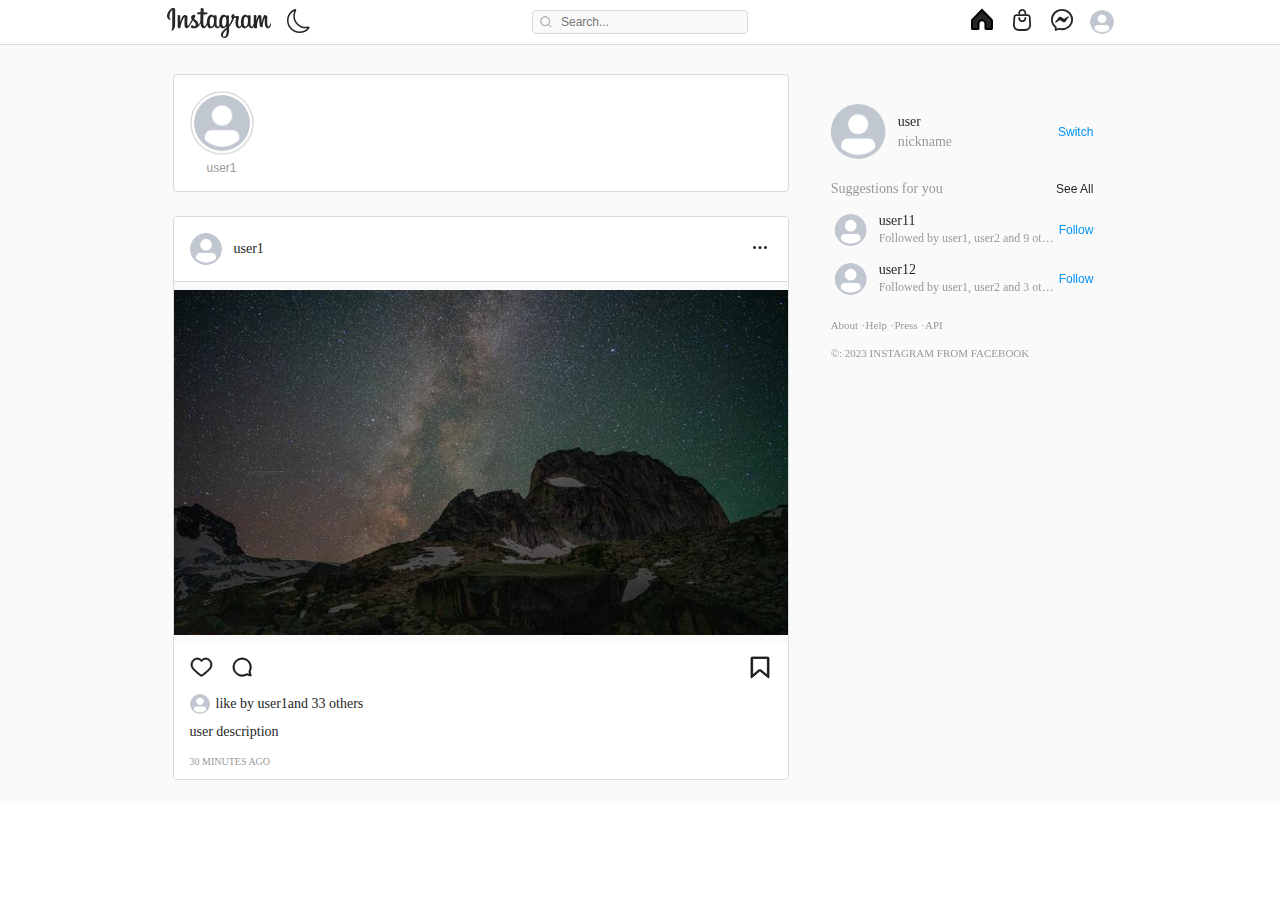
<file: instagram/index.html>
<!DOCTYPE html>
<html lang="en">
  <head>
    <meta charset="UTF-8" />
    <meta name="viewport" content="width=device-width, initial-scale=1.0" />
    <title>Document</title>
    <link rel="stylesheet" href="styles/general.css" />
    <link rel="stylesheet" href="styles/header.css" />
    <link rel="stylesheet" href="styles/main.css" />
    <link rel="stylesheet" href="styles/side.css" />
    <script src="./script.js" defer></script>
  </head>
  <body>
    <header class="header">
      <nav class="head-con">
        <div class="head-btns">
          <a href="index.html" class="head-home">
            <svg
              width="104"
              height="30"
              viewBox="0 0 104 30"
              fill="none"
              xmlns="http://www.w3.org/2000/svg"
            >
              <path
                fill-rule="evenodd"
                clip-rule="evenodd"
                d="M5.34906 0.103386C3.22375 1.01086 0.881358 3.5683 0.144313 6.78057C-0.789613 10.8488 3.10259 12.5709 3.42568 12.0089C3.7942 11.3437 2.72397 11.1169 2.50185 9.00802C2.2141 6.28043 3.46606 3.23316 5.03607 1.89772C5.32887 1.65022 5.31372 1.99568 5.31372 2.63504C5.31372 3.7797 5.25314 14.0456 5.25314 16.1853C5.25314 19.0831 5.13703 20.0009 4.92501 20.9032C4.70793 21.821 4.36465 22.4397 4.62716 22.6769C4.91996 22.945 6.16688 22.3108 6.88373 21.2848C7.74698 20.0576 8.04987 18.5829 8.10541 16.9845C8.17103 15.051 8.16599 11.9934 8.17103 10.2455C8.17103 8.64193 8.19627 3.95501 8.14579 1.13461C8.1256 0.448846 6.2426 -0.273011 5.34906 0.103386ZM103.522 15.3294C103.214 15.3294 103.073 15.6543 102.957 16.1957C102.553 18.088 102.129 18.5159 101.579 18.5159C100.968 18.5159 100.418 17.5775 100.276 15.7007C100.165 14.226 100.18 11.5087 100.322 8.80693C100.352 8.25007 100.201 7.70352 98.7367 7.16212C98.1056 6.9301 97.1868 6.58464 96.7325 7.70867C95.4452 10.8694 94.9404 13.3804 94.8192 14.4013C94.8142 14.4529 94.7485 14.4632 94.7384 14.3446C94.6627 13.5248 94.4961 12.0398 94.4709 8.92036C94.4658 8.31194 94.3396 7.79117 93.6783 7.36837C93.2492 7.09509 91.9468 6.60526 91.4773 7.1879C91.0734 7.66227 90.5989 8.93583 90.1092 10.4466C89.7104 11.6737 89.4378 12.5039 89.4378 12.5039C89.4378 12.5039 89.4428 9.18848 89.4479 7.93554C89.4479 7.46118 89.1298 7.3065 89.0339 7.27556C88.5998 7.14666 87.7416 6.93525 87.3781 6.93525C86.9288 6.93525 86.8228 7.1879 86.8228 7.55915C86.8228 7.60555 86.7521 11.9212 86.7521 14.9376V15.3655C86.5047 16.7525 85.7021 18.6345 84.8287 18.6345C83.9503 18.6345 83.5414 17.8508 83.5414 14.2518C83.5414 12.1533 83.602 11.2406 83.6323 9.72472C83.6474 8.85333 83.6828 8.17788 83.6828 8.02835C83.6777 7.55915 82.8801 7.32712 82.5116 7.23947C82.138 7.15181 81.8149 7.11572 81.5625 7.13119C81.2041 7.15181 80.9517 7.38899 80.9517 7.71899C80.9517 7.89429 80.9517 8.22944 80.9517 8.22944C80.4923 7.49727 79.7552 6.98682 79.2605 6.83729C77.9379 6.44027 76.5546 6.79088 75.5097 8.27585C74.6817 9.45144 74.182 10.7869 73.9851 12.705C73.8387 14.1074 73.8892 15.5305 74.1416 16.7319C73.8336 18.088 73.2581 18.6448 72.6321 18.6448C71.7235 18.6448 71.0621 17.1341 71.1379 14.5199C71.1883 12.8029 71.5266 11.5964 71.8951 9.84847C72.0516 9.10598 71.9254 8.71412 71.6023 8.34288C71.3095 8.00257 70.6785 7.82726 69.7748 8.03867C69.1337 8.19335 68.2099 8.35835 67.3719 8.48209C67.3719 8.48209 67.4224 8.27585 67.4627 7.91492C67.6798 6.01231 65.6454 6.16699 64.9941 6.77541C64.6054 7.1415 64.3429 7.56946 64.242 8.33772C64.0855 9.55972 65.0648 10.1372 65.0648 10.1372C64.7417 11.6325 63.9542 13.5867 63.1414 14.9994C62.7073 15.7574 62.3691 16.3194 61.94 16.9124C61.94 16.6906 61.94 16.4689 61.9349 16.2472C61.9248 13.102 61.9652 10.627 61.9854 9.73503C62.0005 8.86365 62.0359 8.20882 62.0359 8.05413C62.0308 7.71383 61.8339 7.58493 61.425 7.41993C61.0616 7.27556 60.6375 7.17759 60.1933 7.1415C59.638 7.09509 59.2997 7.39931 59.3098 7.75508C59.3098 7.82211 59.3098 8.2346 59.3098 8.2346C58.8504 7.50243 58.1134 6.99197 57.6187 6.84244C56.296 6.44542 54.9128 6.79604 53.8678 8.281C53.0399 9.4566 52.4997 11.1117 52.3432 12.6946C52.2019 14.1693 52.2271 15.4222 52.424 16.4792C52.212 17.5363 51.6062 18.6448 50.9247 18.6448C50.0513 18.6448 49.5515 17.8611 49.5515 14.2621C49.5515 12.1636 49.6121 11.2509 49.6424 9.73503C49.6626 8.86365 49.6929 8.18819 49.6929 8.03867C49.6879 7.56946 48.8902 7.33743 48.5217 7.24978C48.133 7.15697 47.7998 7.12603 47.5423 7.14666C47.2041 7.17244 46.9668 7.4818 46.9668 7.70867V8.23975C46.5075 7.50758 45.7654 6.99713 45.2757 6.8476C43.953 6.45058 42.5799 6.81151 41.5299 8.28616C40.8433 9.25036 40.288 10.3177 40.0053 12.6792C39.9195 13.3598 39.8841 13.9991 39.8892 14.5973C39.6166 16.2988 38.4101 18.253 37.4256 18.253C36.8501 18.253 36.2999 17.1134 36.2999 14.6901C36.2999 11.4572 36.4968 6.85791 36.5321 6.41449C36.5321 6.41449 37.779 6.39386 38.0213 6.38871C38.6423 6.38355 39.2077 6.39902 40.0356 6.35261C40.4495 6.33199 40.8484 4.81609 40.4243 4.63047C40.2274 4.54281 38.8543 4.47063 38.3091 4.46031C37.8749 4.43453 36.5977 4.33657 36.5977 4.33657C36.5977 4.33657 36.7138 1.28414 36.7391 0.959303C36.7593 0.691184 36.416 0.551969 36.2242 0.469471C35.7446 0.263226 35.3205 0.165259 34.8157 0.0621369C34.114 -0.0873908 33.801 0.0569808 33.7354 0.660248C33.6395 1.56773 33.594 4.2386 33.594 4.2386C33.0791 4.2386 31.3274 4.13548 30.8175 4.13548C30.3379 4.13548 29.828 6.21855 30.4843 6.24433C31.2415 6.27527 32.5642 6.30105 33.4426 6.32683C33.4426 6.32683 33.4022 11.0034 33.4022 12.4472C33.4022 12.5967 33.4022 12.7462 33.4022 12.8906C32.9226 15.448 31.2213 16.8247 31.2213 16.8247C31.5848 15.1335 30.8427 13.8651 29.4999 12.7926C29.0052 12.3956 28.0309 11.648 26.9354 10.823C26.9354 10.823 27.5664 10.1888 28.1318 8.91521C28.5306 8.01289 28.5458 6.9765 27.5715 6.74963C25.9611 6.37324 24.6283 7.57461 24.2346 8.86365C23.9266 9.85878 24.0932 10.5961 24.694 11.3644C24.7343 11.4211 24.7848 11.4778 24.8353 11.5345C24.4718 12.2512 23.9721 13.2103 23.548 13.9527C22.3718 16.0204 21.4833 17.6548 20.8119 17.6548C20.2767 17.6548 20.2818 15.9946 20.2818 14.4426C20.2818 13.102 20.3777 11.0911 20.4585 9.00286C20.4837 8.31194 20.1455 7.92007 19.575 7.5643C19.2318 7.34774 18.4947 6.91979 18.0656 6.91979C17.4245 6.91979 15.5819 7.00744 13.8402 12.1326C13.6231 12.7771 13.189 13.9579 13.189 13.9579L13.2243 7.79633C13.2243 7.65196 13.1486 7.51274 12.977 7.41477C12.6842 7.24978 11.8966 6.91979 11.2 6.91979C10.8668 6.91979 10.7002 7.07963 10.7002 7.39415L10.6396 17.0361C10.6396 17.7683 10.6598 18.6242 10.7305 18.9954C10.8012 19.3667 10.9173 19.676 11.0586 19.8565C11.2 20.037 11.3666 20.1762 11.6341 20.2329C11.8865 20.2845 13.2698 20.4649 13.3404 19.9287C13.4263 19.2842 13.4313 18.5881 14.1583 15.9946C15.2891 11.9522 16.7632 9.98253 17.4548 9.28129C17.5759 9.15755 17.7173 9.15239 17.7072 9.35348C17.6769 10.2403 17.5759 12.4575 17.5052 14.3343C17.3185 19.3667 18.2171 20.2999 19.5044 20.2999C20.4888 20.2999 21.877 19.3048 23.3663 16.7886C24.2951 15.2212 25.1937 13.6795 25.845 12.5709C26.2943 12.9937 26.8041 13.4526 27.309 13.9373C28.4852 15.0716 28.8689 16.1493 28.6164 17.1702C28.4196 17.9539 27.6825 18.7583 26.37 17.9745C25.9863 17.7477 25.8248 17.5723 25.4411 17.3094C25.2341 17.1702 24.9161 17.1289 24.7293 17.2784C24.2396 17.6548 23.9569 18.1344 23.7954 18.7273C23.6389 19.3048 24.2093 19.609 24.7949 19.8771C25.3048 20.1092 26.3952 20.3154 27.0919 20.3412C29.8028 20.434 31.9735 19.0109 33.488 15.3397C33.7606 18.5108 34.9116 20.3051 36.9107 20.3051C38.2485 20.3051 39.5913 18.5469 40.1769 16.8195C40.3435 17.5259 40.596 18.1395 40.914 18.6551C42.4588 21.1404 45.4473 20.6041 46.9517 18.4953C47.4161 17.8456 47.4868 17.6084 47.4868 17.6084C47.7039 19.5987 49.284 20.2948 50.1876 20.2948C51.1973 20.2948 52.2423 19.8101 52.9743 18.1344C53.0601 18.3148 53.156 18.4901 53.257 18.6551C54.7967 21.1404 57.7903 20.6041 59.2896 18.4953C59.3603 18.3973 59.4209 18.3097 59.4764 18.2272L59.5218 19.5368C59.5218 19.5368 58.6636 20.336 58.1386 20.8259C55.8215 22.9863 54.0596 24.6259 53.9284 26.5337C53.7618 28.9674 55.7054 29.8697 57.1744 29.9883C58.7343 30.112 60.0721 29.2407 60.8899 28.0135C61.6118 26.9359 62.0864 24.6105 62.051 22.3211C62.0359 21.4033 62.0157 20.2381 61.9955 18.9851C62.8083 18.0261 63.727 16.8092 64.5701 15.3913C65.4889 13.8393 66.4783 11.7614 66.9832 10.1424C66.9832 10.1424 67.8414 10.1475 68.7551 10.0908C69.0479 10.0753 69.1287 10.1321 69.0782 10.3486C69.0126 10.6116 67.9221 14.886 68.9166 17.7322C69.5982 19.6812 71.1328 20.3102 72.0415 20.3102C73.1067 20.3102 74.1264 19.4956 74.6716 18.2787C74.7373 18.4128 74.8079 18.5417 74.8837 18.6654C76.4234 21.1507 79.4069 20.6093 80.9214 18.5056C81.2647 18.0312 81.4565 17.6187 81.4565 17.6187C81.7796 19.6812 83.3597 20.3154 84.2633 20.3154C85.2023 20.3154 86.0958 19.9235 86.8228 18.1808C86.8531 18.949 86.9035 19.5781 86.9742 19.774C87.0197 19.8926 87.2872 20.0473 87.4841 20.1195C88.3474 20.4443 89.2207 20.2896 89.5488 20.2226C89.776 20.1762 89.9476 19.9906 89.9729 19.5214C90.0335 18.2787 89.9981 16.1853 90.3667 14.6334C90.9876 12.0244 91.5681 11.0138 91.8458 10.5136C91.9972 10.2352 92.1739 10.1888 92.179 10.4827C92.1941 11.0859 92.2244 12.8442 92.4617 15.216C92.6384 16.9588 92.8756 17.99 93.0574 18.3148C93.5773 19.2481 94.2185 19.2893 94.7384 19.2893C95.0716 19.2893 95.7632 19.1965 95.7027 18.6036C95.6724 18.3148 95.7279 16.5308 96.3387 13.9579C96.7426 12.2822 97.409 10.7663 97.6513 10.2146C97.7421 10.0083 97.7825 10.1733 97.7825 10.2042C97.7321 11.3592 97.6159 15.1335 98.0804 17.2011C98.7064 20.0009 100.524 20.3102 101.155 20.3102C102.503 20.3102 103.608 19.2687 103.982 16.5205C104.052 15.845 103.921 15.3294 103.522 15.3294ZM46.9668 13.6331C46.8911 15.0871 46.6084 16.3039 46.1642 17.1856C45.3514 18.784 43.7511 19.2893 43.0443 16.9794C42.5345 15.314 42.7061 13.0453 42.9181 11.8181C43.2311 9.99799 44.0187 8.70896 45.2504 8.83271C46.5175 8.96161 47.1284 10.6116 46.9668 13.6331ZM59.3098 13.6537C59.2391 15.0252 58.8858 16.4071 58.5071 17.1856C57.7196 18.7943 56.0688 19.2996 55.3873 16.9794C54.9229 15.3965 55.0339 13.3495 55.2611 12.0604C55.559 10.3847 56.2859 8.83271 57.5934 8.83271C58.8656 8.83271 59.4916 10.2506 59.3098 13.6537ZM59.6329 23.0224C59.6178 25.5282 59.229 27.7196 58.3961 28.359C57.2148 29.2613 55.6296 28.5858 55.9578 26.7606C56.2506 25.1415 57.6186 23.4916 59.6329 21.4755C59.638 21.4704 59.638 21.9293 59.6329 23.0224ZM80.9365 13.6692C80.8659 15.1747 80.5377 16.3555 80.1339 17.1856C79.3463 18.7943 77.7056 19.2945 77.014 16.9794C76.6354 15.7213 76.6203 13.6124 76.8929 11.8542C77.1705 10.065 77.9429 8.70896 79.2252 8.83271C80.4822 8.95646 81.0728 10.6116 80.9365 13.6692Z"
                fill="var(--text-dark)"
              />
            </svg>
          </a>
          <button class="head-theme-btn">
            <svg
              class="head-theme-btn-moon"
              xmlns="http://www.w3.org/2000/svg"
              width="24"
              height="24"
              fill="var(--text-dark)"
              viewBox="0 0 16 16"
            >
              <path
                d="M6 .278a.768.768 0 0 1 .08.858 7.208 7.208 0 0 0-.878 3.46c0 4.021 3.278 7.277 7.318 7.277.527 0 1.04-.055 1.533-.16a.787.787 0 0 1 .81.316.733.733 0 0 1-.031.893A8.349 8.349 0 0 1 8.344 16C3.734 16 0 12.286 0 7.71 0 4.266 2.114 1.312 5.124.06A.752.752 0 0 1 6 .278zM4.858 1.311A7.269 7.269 0 0 0 1.025 7.71c0 4.02 3.279 7.276 7.319 7.276a7.316 7.316 0 0 0 5.205-2.162c-.337.042-.68.063-1.029.063-4.61 0-8.343-3.714-8.343-8.29 0-1.167.242-2.278.681-3.286z"
              />
            </svg>
            <svg
              class="head-theme-btn-sun"
              xmlns="http://www.w3.org/2000/svg"
              width="24"
              height="24"
              fill="var(--text-dark)"
              viewBox="0 0 16 16"
            >
              <path
                d="M8 11a3 3 0 1 1 0-6 3 3 0 0 1 0 6zm0 1a4 4 0 1 0 0-8 4 4 0 0 0 0 8zM8 0a.5.5 0 0 1 .5.5v2a.5.5 0 0 1-1 0v-2A.5.5 0 0 1 8 0zm0 13a.5.5 0 0 1 .5.5v2a.5.5 0 0 1-1 0v-2A.5.5 0 0 1 8 13zm8-5a.5.5 0 0 1-.5.5h-2a.5.5 0 0 1 0-1h2a.5.5 0 0 1 .5.5zM3 8a.5.5 0 0 1-.5.5h-2a.5.5 0 0 1 0-1h2A.5.5 0 0 1 3 8zm10.657-5.657a.5.5 0 0 1 0 .707l-1.414 1.415a.5.5 0 1 1-.707-.708l1.414-1.414a.5.5 0 0 1 .707 0zm-9.193 9.193a.5.5 0 0 1 0 .707L3.05 13.657a.5.5 0 0 1-.707-.707l1.414-1.414a.5.5 0 0 1 .707 0zm9.193 2.121a.5.5 0 0 1-.707 0l-1.414-1.414a.5.5 0 0 1 .707-.707l1.414 1.414a.5.5 0 0 1 0 .707zM4.464 4.465a.5.5 0 0 1-.707 0L2.343 3.05a.5.5 0 1 1 .707-.707l1.414 1.414a.5.5 0 0 1 0 .708z"
              />
            </svg>
          </button>
        </div>
        <div class="head-search">
          <img src="./assets/icons/search.svg" alt="search" />
          <input type="text" placeholder="Search..." />
        </div>
        <div class="head-btns">
          <a href="#">
            <svg
              width="24"
              height="24"
              viewBox="0 0 24 24"
              fill="var(--text-dark)"
              xmlns="http://www.w3.org/2000/svg"
            >
              <path
                d="M2.45307 11.751L11.9773 2.02175L21.5015 11.751C21.7906 12.0463 21.9545 12.4468 21.9545 12.8711V20.4556C21.9545 20.7747 21.7037 21 21.4427 21H15.964C15.713 21 15.4721 20.7849 15.4721 20.476V15.8886C15.4721 13.9497 13.9267 12.34 11.9773 12.34C10.0279 12.34 8.48244 13.9497 8.48244 15.8886V20.476C8.48244 20.7849 8.24157 21 7.99053 21H2.51187C2.25085 21 2 20.7747 2 20.4556V12.8711C2 12.4468 2.16397 12.0463 2.45307 11.751Z"
                stroke="black"
                stroke-width="2"
              />
            </svg>
          </a>
          <a href="#">
            <svg
              width="24"
              height="24"
              viewBox="0 0 24 24"
              fill="none"
              xmlns="http://www.w3.org/2000/svg"
            >
              <path
                fill-rule="evenodd"
                clip-rule="evenodd"
                d="M17.6007 7.94185H6.47927C5.84559 7.94185 5.32113 8.43455 5.2816 9.06699L4.80842 16.638C4.6573 19.0559 6.57759 21.0999 9.00024 21.0999H15.0797C17.5023 21.0999 19.4226 19.0559 19.2715 16.638L18.7983 9.06699C18.7588 8.43455 18.2343 7.94185 17.6007 7.94185ZM6.47927 6.14185C4.89508 6.14185 3.58393 7.37361 3.48511 8.95471L3.01192 16.5257C2.79604 19.9799 5.53931 22.9 9.00024 22.9H15.0797C18.5406 22.9 21.2839 19.9799 21.068 16.5257L20.5948 8.95471C20.496 7.37361 19.1849 6.14185 17.6007 6.14185H6.47927Z"
                fill="var(--text-dark)"
              />
              <path
                fill-rule="evenodd"
                clip-rule="evenodd"
                d="M12.2761 2.8C11.0812 2.8 10.1125 3.76867 10.1125 4.96359V6.1419H8.3125V4.96359C8.3125 2.77456 10.0871 1 12.2761 1C14.4651 1 16.2397 2.77456 16.2397 4.96359V6.1419H14.4397V4.96359C14.4397 3.76867 13.471 2.8 12.2761 2.8Z"
                fill="var(--text-dark)"
              />
              <path
                fill-rule="evenodd"
                clip-rule="evenodd"
                d="M12.2757 12.3118C13.4706 12.3118 14.4393 11.3431 14.4393 10.1482L14.4393 9.91256C14.4393 9.41551 14.8422 9.01256 15.3393 9.01256C15.8363 9.01256 16.2393 9.41551 16.2393 9.91256L16.2393 10.1482C16.2393 12.3373 14.4647 14.1118 12.2757 14.1118C10.0866 14.1118 8.31208 12.3373 8.31208 10.1482L8.31208 9.91257C8.31208 9.41551 8.71502 9.01257 9.21208 9.01257C9.70913 9.01257 10.1121 9.41551 10.1121 9.91257L10.1121 10.1482C10.1121 11.3431 11.0807 12.3118 12.2757 12.3118Z"
                fill="var(--text-dark)"
              />
            </svg>
          </a>
          <a href="#">
            <svg
              width="24"
              height="24"
              viewBox="0 0 24 24"
              fill="none"
              xmlns="http://www.w3.org/2000/svg"
            >
              <path
                d="M5.81038 19.7478C5.83176 19.4539 5.70787 19.1681 5.47873 18.9827C3.2792 17.2037 1.9 14.5525 1.9 11.5868C1.9 6.27627 6.38748 1.9 12.0098 1.9C17.6196 1.9 22.1078 6.27565 22.1078 11.5868C22.1078 16.8966 17.6092 21.2735 11.998 21.2735C11.0656 21.2735 10.1798 21.1544 9.32697 20.9277C9.15685 20.8825 8.97721 20.8882 8.81028 20.944L5.64643 22.0022L5.81038 19.7478Z"
                stroke="var(--text-dark)"
                stroke-width="1.8"
                stroke-linejoin="round"
              />
              <path
                d="M10.1498 8.7952C10.2222 8.80563 10.2825 8.81606 10.3548 8.82649C11.428 9.05591 12.5252 10.0362 13.3693 10.6202C13.8396 10.9539 14.2375 10.9226 14.7078 10.6097C15.7086 9.92147 16.7456 9.26448 17.7705 8.58664C18.0478 8.39893 18.3372 8.20079 18.6748 8.45107C19.0486 8.7222 18.8195 9.0142 18.6266 9.28534C17.6137 10.6827 16.6129 12.0801 15.588 13.4671C14.8886 14.4265 13.8999 14.5621 12.8388 13.8842C12.1032 13.4045 11.3436 12.9561 10.6201 12.4556C10.1378 12.1219 9.73984 12.1636 9.28163 12.4764C8.26876 13.1647 7.24382 13.8217 6.21889 14.4995C5.94156 14.6872 5.65216 14.8854 5.31454 14.6247C4.97691 14.3744 5.15778 14.0928 5.33865 13.8321C6.3877 12.393 7.42469 10.9539 8.47374 9.51476C8.82343 9.02463 9.47456 8.73263 10.1498 8.7952Z"
                fill="var(--text-dark)"
              />
            </svg>
          </a>
          <div class="profile">
            <img src="./assets/images/avatar.png" alt="user picture" />
          </div>
        </div>
      </nav>
    </header>

    <main class="main-con">
      <section class="con-con">
        <div class="con">
          <div class="stories">
            <div class="stories-con">
              <button class="story">
                <div class="story-avatar">
                  <div class="story-border">
                    <svg width="64" height="64">
                      <circle r="31" cy="32" cx="32" />
                    </svg>
                  </div>
                  <div class="story-pic">
                    <img src="./assets/images/avatar.png" alt="user picture" />
                  </div>
                </div>
                <span class="story-user">user1</span>
              </button>
            </div>
          </div>
          <div class="posts">
            <article class="post">
              <div class="post-header">
                <div class="post-profile">
                  <a href="#" target="_blank" class="post-avatar">
                    <img src="./assets/images/avatar.png" alt="user picture" />
                  </a>
                  <a href="#" target="_blank" class="post-user">user1</a>
                </div>

                <button class="post-more-options">
                  <svg
                    width="24"
                    height="24"
                    viewBox="0 0 24 24"
                    fill="var(--text-dark)"
                    xmlns="http://www.w3.org/2000/svg"
                  >
                    <circle
                      cx="6.5"
                      cy="11.5"
                      r="1.5"
                      fill="var(--text-dark)"
                    />
                    <circle cx="12" cy="11.5" r="1.5" fill="var(--text-dark)" />
                    <circle
                      cx="17.5"
                      cy="11.5"
                      r="1.5"
                      fill="var(--text-dark)"
                    />
                  </svg>
                </button>
              </div>

              <div class="post-con">
                <div class="post-medias">
                  <img
                    class="post-media"
                    src="./assets/images/picture.jpeg"
                    alt="Post Content"
                  />
                </div>
              </div>

              <div class="post-footer">
                <div class="post-btns">
                  <button class="post-btn">
                    <svg
                      width="24"
                      height="24"
                      viewBox="0 0 24 24"
                      fill="none"
                      xmlns="http://www.w3.org/2000/svg"
                    >
                      <path
                        d="M11.4995 21.2609C11.1062 21.2609 10.7307 21.1362 10.4133 20.9001C8.2588 19.3012 3.10938 15.3239 1.81755 12.9143C0.127895 9.76543 1.14258 5.72131 4.07489 3.89968C5.02253 3.31177 6.09533 3 7.18601 3C8.81755 3 10.3508 3.66808 11.4995 4.85726C12.6483 3.66808 14.1815 3 15.8131 3C16.9038 3 17.9766 3.31177 18.9242 3.89968C21.8565 5.72131 22.8712 9.76543 21.186 12.9143C19.8942 15.3239 14.7448 19.3012 12.5902 20.9001C12.2684 21.1362 11.8929 21.2609 11.4995 21.2609ZM7.18601 4.33616C6.34565 4.33616 5.5187 4.57667 4.78562 5.03096C2.43888 6.49183 1.63428 9.74316 2.99763 12.2819C4.19558 14.5177 9.58639 18.6242 11.209 19.8267C11.3789 19.9514 11.6158 19.9514 11.7856 19.8267C13.4082 18.6197 18.799 14.5133 19.997 12.2819C21.3603 9.74316 20.5557 6.48738 18.209 5.03096C17.4804 4.57667 16.6534 4.33616 15.8131 4.33616C14.3425 4.33616 12.9657 5.04878 12.0359 6.28696L11.4995 7.00848L10.9631 6.28696C10.0334 5.04878 8.6611 4.33616 7.18601 4.33616Z"
                        fill="var(--text-dark)"
                        stroke="black"
                        stroke-width="0.6"
                      />
                    </svg>
                  </button>
                  <button class="post-btn">
                    <svg
                      width="24"
                      height="24"
                      viewBox="0 0 24 24"
                      fill="none"
                      xmlns="http://www.w3.org/2000/svg"
                    >
                      <path
                        fill-rule="evenodd"
                        clip-rule="evenodd"
                        d="M21.2959 20.8165L20.2351 16.8602C20.1743 16.6385 20.2047 16.3994 20.309 16.1907C21.2351 14.3342 21.5438 12.117 20.9742 9.80402C20.2003 6.67374 17.757 4.16081 14.6354 3.33042C13.7833 3.10869 12.9442 3 12.1312 3C6.29665 3 1.74035 8.47365 3.31418 14.5647C4.04458 17.3819 7.05314 20.2992 9.88344 20.9861C10.6486 21.173 11.4008 21.26 12.1312 21.26C13.7006 21.26 15.1701 20.8557 16.4614 20.1601C16.6049 20.0818 16.7657 20.0383 16.9222 20.0383C17.0005 20.0383 17.0787 20.047 17.157 20.0688L21.009 21.0991C21.0307 21.1035 21.0525 21.1078 21.0699 21.1078C21.2177 21.1078 21.3351 20.9687 21.2959 20.8165ZM19.0178 17.1863L19.6178 19.4253L17.4831 18.8558C17.3005 18.8079 17.1135 18.7819 16.9222 18.7819C16.557 18.7819 16.1875 18.8775 15.8571 19.0558C14.6963 19.6818 13.4441 19.9992 12.1312 19.9992C11.4834 19.9992 10.8269 19.9166 10.1791 19.7601C7.78354 19.1775 5.14453 16.6037 4.53586 14.2473C3.90111 11.7865 4.40109 9.26057 5.90536 7.31719C7.40964 5.3738 9.6791 4.26081 12.1312 4.26081C12.8529 4.26081 13.5876 4.35646 14.3137 4.5521C16.9961 5.26511 19.0786 7.39544 19.7525 10.1084C20.2264 12.0213 20.0308 13.9299 19.183 15.6298C18.9395 16.1168 18.8787 16.6689 19.0178 17.1863Z"
                        fill="var(--text-dark)"
                        stroke="black"
                        stroke-width="0.7"
                      />
                    </svg>
                  </button>

                  <div class="post-indicators"></div>

                  <button class="post-btn post-btn-align-right">
                    <svg
                      width="24"
                      height="24"
                      viewBox="0 0 24 24"
                      fill="none"
                      xmlns="http://www.w3.org/2000/svg"
                    >
                      <path
                        d="M19.875 2H4.125C3.50625 2 3 2.44939 3 3.00481V22.4648C3 23.0202 3.36563 23.1616 3.82125 22.7728L11.5444 16.1986C11.7244 16.0471 12.0225 16.0471 12.2025 16.1936L20.1731 22.7879C20.6287 23.1666 21 23.0202 21 22.4648V3.00481C21 2.44939 20.4994 2 19.875 2ZM19.3125 20.0209L13.3444 15.0827C12.9281 14.7394 12.405 14.5677 11.8763 14.5677C11.3363 14.5677 10.8019 14.7444 10.3856 15.0979L4.6875 19.9502V3.51479H19.3125V20.0209Z"
                        fill="var(--text-dark)"
                        stroke="black"
                        stroke-width="0.7"
                      />
                    </svg>
                  </button>
                </div>

                <div class="post-infos">
                  <div class="post-likes">
                    <a href="#" class="post-likes-avatar">
                      <img
                        src="./assets/images/avatar.png"
                        alt="user picture"
                      />
                    </a>

                    <span
                      >like by
                      <a href="#" class="post-name-underline">user1</a>and
                      <a href="#">33 others</a>
                    </span>
                  </div>

                  <div class="post-description">
                    <span>
                      <a href="#" class="post-name-underline" target="_blank"
                        >user</a
                      >
                      description
                    </span>
                  </div>

                  <span class="post-date-time">30 minutes ago</span>
                </div>
              </div>
            </article>
          </div>
        </div>
        <!-- // con -->

        <div class="side-menu">
          <div class="side-user-profile">
            <a href="#" target="_blank" class="side-user-avatar">
              <img src="./assets/images/avatar.png" alt="user picture" />
            </a>
            <div class="side-user-info">
              <a href="#" target="_blank">user</a>
              <span>nickname</span>
            </div>
            <button class="side-user-btn">Switch</button>
          </div>

          <div class="side-suggestions-sec">
            <div class="side-suggestions-header">
              <h2>Suggestions for you</h2>
              <button>See All</button>
            </div>
            <div class="side-suggestions-con">
              <div class="side-suggestion">
                <a href="#" class="side-suggestion-avatar">
                  <img src="./assets/images/avatar.png" alt="avatar" />
                </a>
                <div class="side-suggestion-info">
                  <a href="#">user11</a>
                  <span>Followed by user1, user2 and 9 others</span>
                </div>
                <button class="side-suggestion-btn">Follow</button>
              </div>
              <div class="side-suggestion">
                <a href="#" class="side-suggestion-avatar">
                  <img src="./assets/images/avatar.png" alt="avatar" />
                </a>
                <div class="side-suggestion-info">
                  <a href="#">user12</a>
                  <span>Followed by user1, user2 and 3 others</span>
                </div>
                <button class="side-suggestion-btn">Follow</button>
              </div>
            </div>
          </div>

          <div class="side-menu-footer">
            <div class="side-footer-links">
              <ul class="side-footer-list">
                <li class="side-footer-item">
                  <a href="#" class="side-footer-link">About</a>
                </li>
                <li class="side-footer-item">
                  <a href="#" class="side-footer-link">Help</a>
                </li>
                <li class="side-footer-item">
                  <a href="#" class="side-footer-link">Press</a>
                </li>
                <li class="side-footer-item">
                  <a href="#" class="side-footer-link">API</a>
                </li>
              </ul>
            </div>

            <span class="side-footer-copyright"
              >&copy: 2023 instagram from facebook</span
            >
          </div>
        </div>
        <!-- // side menu -->
      </section>
    </main>
  </body>
</html>
</file>
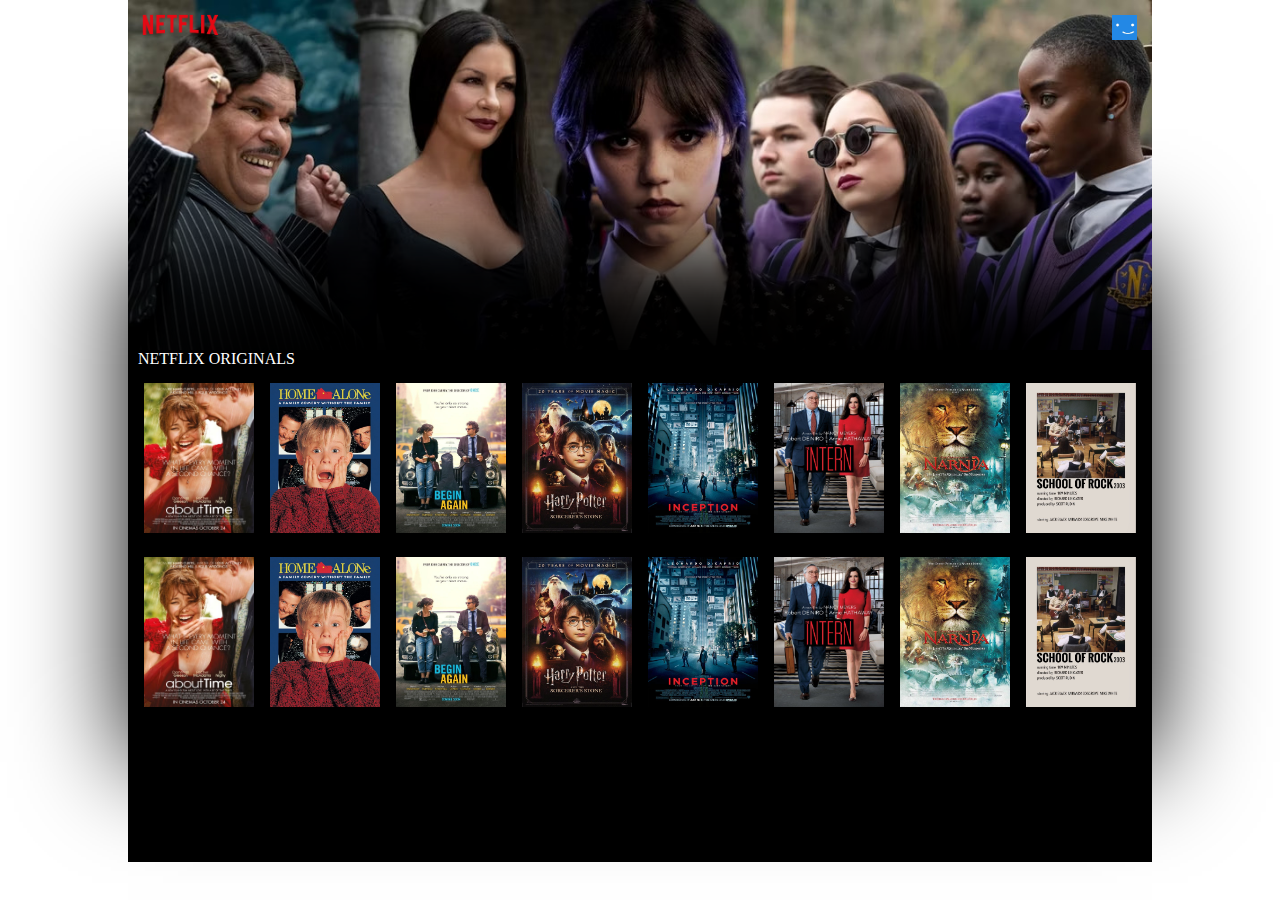
<file: netflix/index.html>
<!DOCTYPE html>
<html lang="en">
  <head>
    <meta charset="UTF-8" />
    <meta name="viewport" content="width=device-width, initial-scale=1.0" />
    <title>netflix</title>
    <link rel="stylesheet" href="./styles/general.css" />
    <link rel="stylesheet" href="./styles/header.css" />
    <link rel="stylesheet" href="./styles/main.css" />
  </head>
  <body>
    <header>
      <img class="intro" src="./assets/img/wen.jpeg" alt="intro" />
      <!-- top-sec -->
      <div class="top-sec">
        <a class="logo" href="index.html">
          <img src="./assets/icon/logo.png" alt="logo" />
        </a>
        <a class="profile" href="#">
          <img src="./assets/icon/profile.jpg" alt="profile" />
        </a>
      </div>
      <!-- intro-info -->
      <div class="intro-info">
        <h1>Wednesday</h1>
        <button class="play">Play</button>
        <button class="list">My List</button>
        <p>
          Follows Wednesday Addams' years as a student, when she attempts to
          master her emerging psychic ability, thwart a killing spree ...
        </p>
      </div>
    </header>

    <main>
      <span>netflix originals</span>
      <div class="con">
        <a href="#">
          <img src="./assets/img/about.jpeg" alt="about time" />
        </a>
        <a href="#">
          <img src="./assets/img/alone.jpeg" alt="home alone" />
        </a>
        <a href="#">
          <img src="./assets/img/begin.jpeg" alt="begin again" />
        </a>
        <a href="#">
          <img src="./assets/img/harry.jpeg" alt="harry potter" />
        </a>
        <a href="#">
          <img src="./assets/img/inception.jpeg" alt="inception" />
        </a>
        <a href="#">
          <img src="./assets/img/intern.jpeg" alt="intern" />
        </a>
        <a href="#">
          <img src="./assets/img/narnia.jpeg" alt="narnia" />
        </a>
        <a href="#">
          <img src="./assets/img/rock.jpeg" alt="school of rock" />
        </a>
        <a href="#">
          <img src="./assets/img/about.jpeg" alt="about time" />
        </a>
        <a href="#">
          <img src="./assets/img/alone.jpeg" alt="home alone" />
        </a>
        <a href="#">
          <img src="./assets/img/begin.jpeg" alt="begin again" />
        </a>
        <a href="#">
          <img src="./assets/img/harry.jpeg" alt="harry potter" />
        </a>
        <a href="#">
          <img src="./assets/img/inception.jpeg" alt="inception" />
        </a>
        <a href="#">
          <img src="./assets/img/intern.jpeg" alt="intern" />
        </a>
        <a href="#">
          <img src="./assets/img/narnia.jpeg" alt="narnia" />
        </a>
        <a href="#">
          <img src="./assets/img/rock.jpeg" alt="school of rock" />
        </a>
      </div>
    </main>
  </body>
</html>
</file>
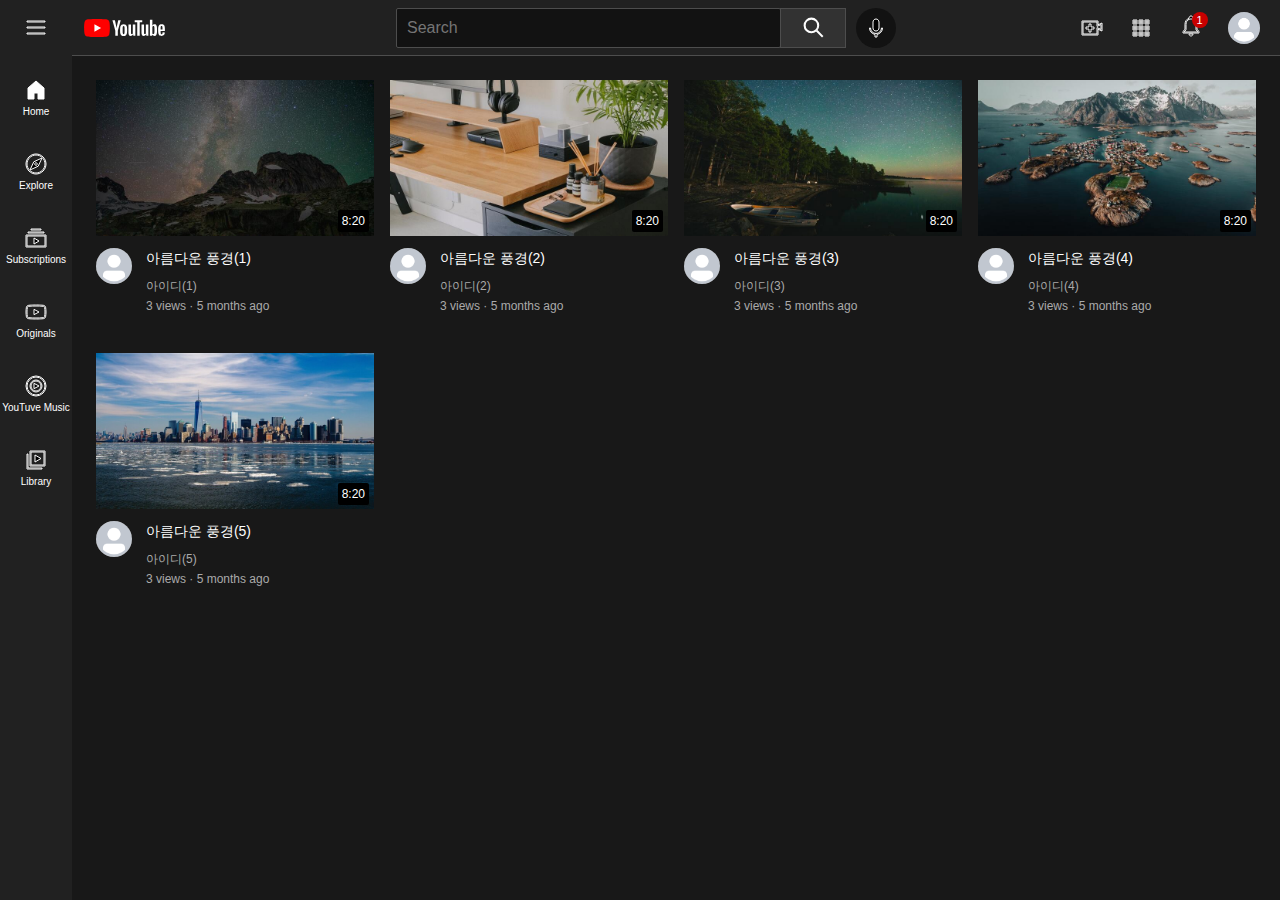
<file: youtube/index.html>
<!DOCTYPE html>
<html lang="en">
  <head>
    <meta charset="UTF-8" />
    <meta name="viewport" content="width=device-width, initial-scale=1.0" />
    <title>Document</title>
    <link rel="stylesheet" href="styles/general.css" />
    <link rel="stylesheet" href="styles/header.css" />
    <link rel="stylesheet" href="styles/sidebar.css" />
    <link rel="stylesheet" href="styles/video.css" />
  </head>
  <body>
    <header class="header">
      <!-- left -->
      <div class="left-sec">
        <img
          class="ham-menu"
          src="./assets/icons/hamburger-menu.svg"
          alt="햄버거 메뉴"
        />
        <img
          class="logo"
          src="./assets/icons/youtube-logo.svg"
          alt="유튜브 로고"
        />
      </div>
      <!-- mid -->
      <div class="mid-sec">
        <input class="search-bar" type="text" placeholder="Search" />
        <button class="search-btn">
          <img
            class="search-icon"
            src="./assets/icons/search.svg"
            alt="검색창"
          />
          <div class="tooltip">Search</div>
        </button>
        <button class="voice-btn">
          <img
            class="vo-icon"
            src="./assets/icons/voice-search-icon.svg"
            alt="음성검색"
          />
          <div class="tooltip">Search with your voice</div>
        </button>
      </div>
      <!-- right -->
      <div class="right-sec">
        <div class="upload">
          <img class="up-icon" src="./assets/icons/upload.svg" alt="업로드" />
          <div class="tooltip">Create</div>
        </div>
        <img
          class="app-icon"
          src="./assets/icons/youtube-apps.svg"
          alt="유튜브 앱"
        />
        <div class="notifications">
          <img
            class="noti-icon"
            src="./assets/icons/notifications.svg"
            alt="알림"
          />
          <div class="noti-cnt">1</div>
        </div>
        <img
          class="user-pic"
          src="./assets/images/avatars/avatar-1.png"
          alt="유저 아바타"
        />
      </div>
    </header>

    <nav class="side">
      <div class="side-link">
        <img src="./assets/icons/home.svg" alt="홈" />
        <div>Home</div>
      </div>
      <div class="side-link">
        <img src="./assets/icons/explore.svg" alt="홈" />
        <div>Explore</div>
      </div>
      <div class="side-link">
        <img src="./assets/icons/subscriptions.svg" alt="홈" />
        <div>Subscriptions</div>
      </div>
      <div class="side-link">
        <img src="./assets/icons/originals.svg" alt="홈" />
        <div>Originals</div>
      </div>
      <div class="side-link">
        <img src="./assets/icons/youtube-music.svg" alt="홈" />
        <div>YouTuve Music</div>
      </div>
      <div class="side-link">
        <img src="./assets/icons/library.svg" alt="홈" />
        <div>Library</div>
      </div>
    </nav>

    <main>
      <section class="video-grid">
        <div class="video-preview">
          <div class="thumbnail-row">
            <img
              class="thumbnail"
              src="./assets/images/thumbnails/thumbnail-1.jpeg"
              alt="썸네일 1"
            />
            <div class="video-time">8:20</div>
          </div>
          <div class="video-info-grid">
            <div class="channel">
              <img
                class="profile"
                src="./assets/images/avatars/avatar-1.png"
                alt="프로필"
              />
            </div>
            <div class="video-info">
              <p class="video-tit">아름다운 풍경(1)</p>
              <p class="video-author">아이디(1)</p>
              <p class="video-stats">3 views &#183; 5 months ago</p>
            </div>
          </div>
        </div>
        <div class="video-preview">
          <div class="thumbnail-row">
            <img
              class="thumbnail"
              src="./assets/images/thumbnails/thumbnail-2.jpeg"
              alt="썸네일 2"
            />
            <div class="video-time">8:20</div>
          </div>
          <div class="video-info-grid">
            <div class="channel">
              <img
                class="profile"
                src="./assets/images/avatars/avatar-1.png"
                alt="프로필"
              />
            </div>
            <div class="video-info">
              <p class="video-tit">아름다운 풍경(2)</p>
              <p class="video-author">아이디(2)</p>
              <p class="video-stats">3 views &#183; 5 months ago</p>
            </div>
          </div>
        </div>
        <div class="video-preview">
          <div class="thumbnail-row">
            <img
              class="thumbnail"
              src="./assets/images/thumbnails/thumbnail-3.jpeg"
              alt="썸네일 3"
            />
            <div class="video-time">8:20</div>
          </div>
          <div class="video-info-grid">
            <div class="channel">
              <img
                class="profile"
                src="./assets/images/avatars/avatar-1.png"
                alt="프로필"
              />
            </div>
            <div class="video-info">
              <p class="video-tit">아름다운 풍경(3)</p>
              <p class="video-author">아이디(3)</p>
              <p class="video-stats">3 views &#183; 5 months ago</p>
            </div>
          </div>
        </div>
        <div class="video-preview">
          <div class="thumbnail-row">
            <img
              class="thumbnail"
              src="./assets/images/thumbnails/thumbnail-4.jpeg"
              alt="썸네일 4"
            />
            <div class="video-time">8:20</div>
          </div>
          <div class="video-info-grid">
            <div class="channel">
              <img
                class="profile"
                src="./assets/images/avatars/avatar-1.png"
                alt="프로필"
              />
            </div>
            <div class="video-info">
              <p class="video-tit">아름다운 풍경(4)</p>
              <p class="video-author">아이디(4)</p>
              <p class="video-stats">3 views &#183; 5 months ago</p>
            </div>
          </div>
        </div>
        <div class="video-preview">
          <div class="thumbnail-row">
            <img
              class="thumbnail"
              src="./assets/images/thumbnails/thumbnail-5.jpeg"
              alt="썸네일 5"
            />
            <div class="video-time">8:20</div>
          </div>
          <div class="video-info-grid">
            <div class="channel">
              <img
                class="profile"
                src="./assets/images/avatars/avatar-1.png"
                alt="프로필"
              />
            </div>
            <div class="video-info">
              <p class="video-tit">아름다운 풍경(5)</p>
              <p class="video-author">아이디(5)</p>
              <p class="video-stats">3 views &#183; 5 months ago</p>
            </div>
          </div>
        </div>
      </section>
    </main>
  </body>
</html>
</file>
<file: instagram/styles/general.css>
* {
    margin: 0;
    padding: 0;
}

body {
    min-height: 100vh;
    display: flex;
    flex-direction: column;
    overflow-y: auto;
}

img {
    max-width: 100%;
}

:root {
    --primary : #ffffff;
    --secondary : #fafafa;
    --border : #dbdbdb;

    --story-border : #c7c7c7; 

    --text-dark : #262626;
    --text-light : #999999;
}

:root.darkTheme {
    --primary : #000000;
    --secondary : #050505;
    --border : #262626;

    --story-border : #707070; 

    --text-dark : #fafafa;
    --text-light : #999999;
}
</file>
<file: instagram/styles/header.css>
.header {
    width: 100%;
    height: 44px;
    background-color: var(--primary);
    display: flex;
    justify-content: center;
    position: fixed;
    top: 0;
    left: 0;
    z-index: 2;
    border-bottom: 1px solid var(--border);
}

/* header nav */
.head-con {
    box-sizing: border-box;
    width: 100%;
    max-width: 975px;
    padding: 0 14px;
    display: flex;
    justify-content: space-between;
    align-items: center;
}
.head-home {
    margin-top: 5px;
}
.head-search {
    width: 216px;
    height: 28px;
    display: none;
    align-items: center;
    position: relative;
}
.head-search img {
    width: 12px;
    height: 12px;

    position: absolute;
    top: 8px;
    left: 8px;
}
.head-search input {
    width: 100%;
    background-color: var(--secondary);
    padding: 4px 10px 4px 28px;
    border: 1px solid var(--border);
    border-radius: 4px;
    outline: none;
    font-size: 12px;
    font-weight: 300;
    color: var(--text-light);
    text-overflow: hidden;
    white-space: nowrap;
}
.head-search input:focus {
    color: var(--text-dark);
}
.head-btns {
    display: flex;
    align-items: center;
    gap: 16px;
}
/* dark mode */
.head-theme-btn {
    background-color: transparent;
    border: none;
    cursor: pointer;
}
.head-theme-btn-sun {
    display: none;
}
.head-theme-btn-moon {
    display: unset;
}

:root.darkTheme .head-theme-btn-sun {
    display: unset;
}
:root.darkTheme .head-theme-btn-moon {
    display: none;
}


/* profile btn */
.profile {
    width: 24px;
    height: 24px;
    border-radius: 50%;
    overflow: hidden;
    position: relative;
}

/* media */
@media (min-width: 768px) {
    .head-search {
        display: flex;
    }
}
</file>
<file: instagram/styles/main.css>
.main-con {
    background-color: var(--primary);
    margin-top: 44px;
    margin-bottom: 44px;
    display: flex;
}
.con-con {
    width: 100%;
    max-width: 935px;
    padding: 0 0 8px;
    margin: 0 auto;
    display: flex;
}

/* con */
.con {
    width: 100%;
    max-width: 614px;
    margin: 0 auto;
    display: flex;
    flex-direction: column;
}

.stories {
    width: 100%;
    background-color: var(--primary);
    padding: 16px 0;
    position: relative;
    overflow: hidden;
}
.stories::after {
    content: '';
    position: absolute;
    bottom: 0;
    width: 100%;
    height: 1px;
    background-color: var(--border);
}

.post {
    display: flex;
    flex-direction: column;
    gap: 8px;
}

/* story 부분 */
.story {
    background-color: transparent;
    border: none;
    cursor: pointer;
    display: flex;
    flex-direction: column;
    align-items: center;
    gap: 6px;
}
.story-avatar {
    position: relative;
}
.story-border {
    width: 64px;
    height: 64px;
    fill: none;
    stroke: var(--border);
    stroke-width: 1.5;
}
.story-pic {
    position: absolute;
    top: 50%;
    left: 50%;
    transform: translate(-50%, -50%);
    width: 56px;
    height: 56px;
    border-radius: 50%;
    overflow: hidden;
}
.story-user {
    font-size: 12px;
    font-weight: 400;
    color: var(--text-light);
    text-transform: lowercase;
    max-width: 72px;
    text-overflow: ellipsis;
    overflow: hidden;
    white-space: nowrap;
}
.stories-con {
    display: flex;
    overflow-x: auto;
    overflow-y: hidden;
    gap: 16px;
    padding: 0 16px;
    position: relative;
    scroll-behavior: smooth;
    scrollbar-width: none;
}
.stories-con::-webkit-scrollbar {
    display: none;
}

/* post부분 */
.post {
    width: 100%;
    display: flex;
    flex-direction: column;
    overflow: hidden;
}
/* post-header */
.post-header {
    background-color: var(--primary);
    border-bottom: 1px solid var(--border);

    display: flex;
    justify-content: space-between;
    align-items: center;
    padding: 16px;
}
.post-profile {
    display: flex;
    align-items: center;
    gap: 12px;
}
.post-avatar {
    width: 32px;
    height: 32px;
    border-radius: 50%;
    overflow: hidden;
    position: relative;
}
.post-user {
    font-size: 14px;
    font-weight: 500;
    color: var(--text-dark);
    text-decoration: none;
    text-transform: lowercase;
}
.post-user:hover {
    text-decoration: underline;
}
.post-more-options {
    background-color: transparent;
    border: none;
    cursor: pointer;
}
/* post-con */
.post-con {
    display: flex;
    position: relative;
}
.post-medias {
    display: flex;
    overflow-y: hidden;
    overflow-x: auto;

    width: 100%;
    scroll-snap-type: x mandatory;
    scroll-behavior: smooth;
    scrollbar-width: none;
}
.post-medias::-webkit-scrollbar {
    display: none;
}
.post-media {
    width: 100%;
    flex: none;
    scroll-snap-align: start;
    scroll-snap-stop: always;
}
/* post-footer */
.post-footer {
    background-color: var(--primary);
    display: flex;
    flex-direction: column;
    gap: 4px;
    padding: 0 4px;
}
.post-btns {
    display: flex;
    position: relative;    
}
.post-btn {
    background-color: transparent;
    border: none;
    cursor: pointer;

    padding: 8px;
}
.post-btn-align-right {
    margin-left: auto;
}

.post-infos {
    display: flex;
    flex-direction: column;
    padding: 0 8px;
    gap: 10px;
}
.post-likes {
    align-items: center;
    gap: 6px;
}
.post-likes-avatar {
    width: 20px;
    height: 20px;
    border-radius: 50%;
    overflow: hidden;
    position: relative;
}
.post-likes,
.post-description {
    display: flex;
}
.post-likes span,
.post-description span {
    font-size: 14px;
    font-weight: 500;
    color: var(--text-dark);
}
.post-likes a,
.post-description a {
    font-size: 14px;
    font-weight: 500;
    color: var(--text-dark);
    text-decoration: none;
}
.post-name-underline:hover {
    text-decoration: underline;
}
.post-date-time {
    font-size: 10px;
    font-weight: 400;
    color: var(--text-light);
    text-transform: uppercase;
}

/* media <- 뒷부분에 넣는게 좋음 */
@media (min-width: 620px) {
    .con-con {
        padding: 30px 0 24px;
    }
    .con {
        gap: 24px;
    }
    .stories, .post {
        border: 1px solid var(--border);
        border-radius: 4px;
    }
    .stories::after {
        content: none;
    }
    .posts {
        gap: 24px;
    }
    .post-footer {
        padding: 4px 8px 12px;
    }
    .post-date-time {
        margin-top: 6px;
    }
}
@media (min-width: 1024px) {
    .main-con {
        background-color: var(--secondary);
    }
    .con {
        margin: unset;
    }
}
</file>
<file: instagram/styles/side.css>
.side-menu {
    max-width: 290px;
    position: fixed;
    left: 50%;
    top: 84px;
    transform: translateX(calc(-50% + 322px));
    display: none;
    flex-direction: column;
}
/* side-user-profile */
.side-user-profile {
    display: flex;
    align-items: center;
    margin: 20px 0 22px;
}
.side-user-avatar {
    width: 55px;
    height: 55px;
    border-radius: 50%;
    margin-right: 12px;
    overflow: hidden;
    position: relative;
}
.side-user-info {
    display: flex;
    flex-direction: column;
    align-items: flex-start;
    flex: 1;
    gap: 4px;
}
.side-user-info a {
    font-size: 14px;
    font-weight: 500;
    color: var(--text-dark);
    text-decoration: none;
    text-transform: lowercase;
    max-width: 180px;
    text-overflow: ellipsis;
    overflow: hidden;
    white-space: nowrap;
}
.side-user-info span {
    font-size: 14px;
    font-weight: 500;
    color: var(--text-light);
    max-width: 180px;
    text-overflow: ellipsis;
    overflow: hidden;
    white-space: nowrap;
}
.side-user-btn {
    background-color: transparent;
    border: none;
    font-size: 12px;
    font-weight: 500;
    color: #0093f5;
}

/* side-suggestions-sec */
.side-suggestions-sec {
    display: flex;
    flex-direction: column;
}
.side-suggestions-header {
    display: flex;
    justify-content:space-between;
}
.side-suggestions-header h2 {
    font-size: 14px;
    font-weight: 500;
    color: var(--text-light);
}
.side-suggestions-header button {
    background-color: transparent;
    border: none;
    cursor: pointer;
    font-size: 12px;
    font-weight: 500;
    color: var(--text-dark);
}
.side-suggestions-con {
    display: flex;
    flex-direction: column;
    gap: 16px;
    margin: 16px 0 24px;
    padding-left: 4px;
}
.side-suggestion {
    display: flex;
    align-items: center;
}
.side-suggestion-avatar {
    width: 32px;
    height: 32px;
    border-radius: 50%;
    margin-right: 12px;
    flex-shrink: 0;
    overflow: hidden;
    position: relative;
}
.side-suggestion-info {
    display: flex;
    align-items: flex-start;
    flex-direction: column;
    flex: 1;
    gap: 2px;
}
.side-suggestion-info a {
    font-size: 14px;
    font-weight: 500;
    color: var(--text-dark);
    text-decoration: none;
    text-transform: lowercase;
    max-width: 180px;
    text-overflow: ellipsis;
    overflow: hidden;
    white-space: nowrap;
}
.side-suggestion-info a:hover {
    text-decoration: underline;
}
.side-suggestion-info span {
    font-size: 12px;
    font-weight: 400;
    color: var(--text-light);
    max-width: 180px;
    text-overflow: ellipsis;
    overflow: hidden;
    white-space: nowrap;
}
.side-suggestion-btn {
    background-color: transparent;
    border: none;
    cursor: pointer;
    font-size: 12px;
    font-weight: 500;
    color: #0093f5;
    flex-shrink: 0;
}

/* side-menu-footer */
.side-menu-footer {
    display: flex;
    flex-direction: column;
    gap: 16px;
}
.side-footer-links {
    display: flex;
}
.side-footer-list {
    display: flex;
    list-style: none;
}
.side-footer-item {
    display: inline-block;
}
.side-footer-item:not(:last-of-type)::after {
    content: '\00B7';
    margin: 0 0.5px;
}
.side-footer-item,
.side-footer-link,
.side-footer-copyright {
    font-size: 11px;
    font-weight: 400;
    color: var(--text-light);
    text-decoration: none;
}
.side-footer-copyright {
    text-transform: uppercase;
}


/* media */
@media (min-width: 1024px) {
    .side-menu {
        display: flex;
    }
}
</file>
<file: netflix/styles/general.css>
* {
    margin: 0 auto;
    padding: 0;
    max-width: 1024px;
    font-family: 'Arain';
}

img {
    max-width: 100%;
}
</file>
<file: netflix/styles/header.css>
header {
    width: 100%;
    position: relative;
}
.intro {
    width: 100%;
    min-height: 400px;
}

/* top-sec */
.top-sec {
    width: 100%;
    height: 50px;
}
.top-sec a {
    cursor: pointer;
}
.logo img {
    position: absolute;
    height: 40px;
    top: 5px;
    left: 5px;
}
.profile img {
    position: absolute;
    height: 25px;
    top: 15px;
    right: 15px;
}

/* intro info */
.intro-info {
    position: absolute;
    color: #fff;
    padding: 50px 15px;
    width: 35%;
}
button {
    background-color: #434040c6;
    color: #fff;
    border: none;
    border-radius: 3px;
    padding: 5px 15px;
    margin: 0 10px 10px 5px;
    font-size: 10px;
    cursor: pointer;
}
button:hover {
    opacity: 0.7;
}
p {
    height: 70px;
    font-weight: 400;
    font-size: 14px;
}
</file>
<file: netflix/styles/main.css>
/* main */
main {
    position: absolute;
    top: 350px;
    width: 100%;
    min-height: 512px;
    background-color: #000;
    box-shadow: 0 -100px 100px 0 #000000 ;
}
span {
    color: #fff;
    text-transform: uppercase;
    font-weight: 500;
    padding: 10px;
}
.con {
    display: flex;
    column-gap: 15px;
    row-gap: 20px;
    padding: 15px;
    flex-flow: row wrap;
    align-items: flex-start;
}
.con a {
    cursor: pointer;
}
.con img {
    width: 110px;
    height: 150px;
    transition: all 0.25s linear;
}
.con img:hover {
    transform: scale(1.6);
}
</file>
<file: youtube/styles/general.css>
p {
    margin-top: 0;
    margin-bottom: 0;
}

body {
    font-family: Roboto, Arial;
    margin: 0;
    padding: 80px 24px 0px 96px;
    background-color: #181818;
    color: #fff;
}
</file>
<file: youtube/styles/header.css>
.header {
    height: 55px;

    display: flex;
    flex-direction: row; /* 기본값이므로 없어도 됨x */
    justify-content: space-between;

    position: fixed;
    top: 0;
    left: 0;
    right: 0;
    z-index: 100;

    background-color: #212121ff;
    border-bottom: 1px solid #4d4d4d;
}

/* left-sec */
.left-sec {
    display: flex;
    align-items: center;
}
.ham-menu {
    height: 24px;
    margin: auto 24px;
}
.logo {
    height: 70px;
}

/* mid-sec */
.mid-sec {
    flex: 1;
    margin-left: 70px;
    margin-right: 35px;
    max-width: 500px;    
    display: flex;
    align-items: center;
}

.search-btn {
    height: 40px;
    width: 66px;
    background-color: #323232;
    border: 1px solid #4d4d4d;
    margin-left: -1px;
    margin-right: 10px;
}
.search-bar {
    height: 36px;
    padding-left: 10px;
    font-size: 16px;
    border: 1px solid #4d4d4d;
    border-radius: 2px;
    background-color: #121212;
    flex: 1;
}
.search-bar::placeholder {
    font-size: 16px;
}
.search-icon {
    height: 25px;
}

.voice-btn {
    height: 40px;
    width: 40px;
    border-radius: 20px;
    border: none;
    background-color: #121212;
}
.vo-icon {
    height: 24px;
}

/* right-sec */
.right-sec {
    width: 180px;
    margin-right: 20px;
    display: flex;
    align-items: center;
    justify-content: space-between;
}

.up-icon {
    height: 24px;
}

.app-icon {
    height: 24px;
}

.noti-icon {
    height: 24px;
}
.notifications {
    position: relative;
}
.noti-cnt {
    position: absolute;
    top: -2px;
    right: -5px;
    background-color: rgb(200, 0, 0);
    color: white;
    font-size: 11px;
    padding: 2px 5px;
    border-radius: 10px;
}

.user-pic {
    height: 32px;
    border-radius: 16px;
}

/* tooltip */
.search-btn,
.voice-btn,
.upload {
    display: flex;
    justify-content: center;
    align-items: center;
    position: relative;
}
.tooltip {
    position: absolute;
    background-color: gray;
    color: white;
    padding: 4px 8px;
    border-radius: 2px;
    font-size: 12px;
    bottom: -30px;
    opacity: 0;
    transition: opacity 0.15s;
    pointer-events: none;
    white-space: nowrap;
}
.search-btn:hover .tooltip,
.voice-btn:hover .tooltip,
.upload:hover .tooltip {
    opacity: 1;
}
</file>
<file: youtube/styles/sidebar.css>
.side {
    position: fixed;
    left: 0;
    bottom: 0;
    top: 55px;
    background-color: #212121ff;
    width: 72px;
    z-index: 200;
    padding-top: 5px;
}
.side-link {
    height: 74px;
    display: flex;
    justify-content: center;
    align-items: center;
    flex-direction: column;
    cursor: pointer;
}
.side-link:hover {
    background-color: #4d4d4d;
}
.side-link img {
    height: 24px;
    margin-bottom: 4px;
}
.side-link div {
    font-size: 10px;
}
</file>
<file: youtube/styles/video.css>
.video-grid {
    display:grid;
    /* grid-template-columns: 1fr 1fr 1fr; */
    column-gap: 16px;
    row-gap: 40px;
}

/* 반응형 */
@media (max-width: 750px) {
    .video-grid {
        grid-template-columns: 1fr 1fr;
    }
}
@media (min-width: 751px) and (max-width: 999px) {
    .video-grid {
        grid-template-columns: 1fr 1fr 1fr;
    }
}
@media (min-width: 1000px) {
    .video-grid {
        grid-template-columns: 1fr 1fr 1fr 1fr;
    }
}
/* video-preview */
.thumbnail-row {
    margin-bottom: 8px;
    position: relative;
}
.thumbnail {
    width: 100%;
}
.video-time {
    font-size: 12px;
    font-weight: 500;
    padding: 4px;
    border-radius: 2px;
    background-color: black;
    color: white;
    position: absolute;
    bottom: 8px;
    right: 5px;
}
.video-info-grid {
    display: grid;
    grid-template-columns: 50px 1fr;
}

.profile {
    width: 36px;
    border-radius: 50px;
}
.video-tit {
    margin-top: 0;
    font-size: 14px;
    font-weight: 500;
    line-height: 20px;
    margin-bottom: 10px;
}
.video-author {
    margin-bottom: 4px;
}
.video-author, 
.video-stats {
    font-size: 12px;
    color: #aaa;
}
</file>
